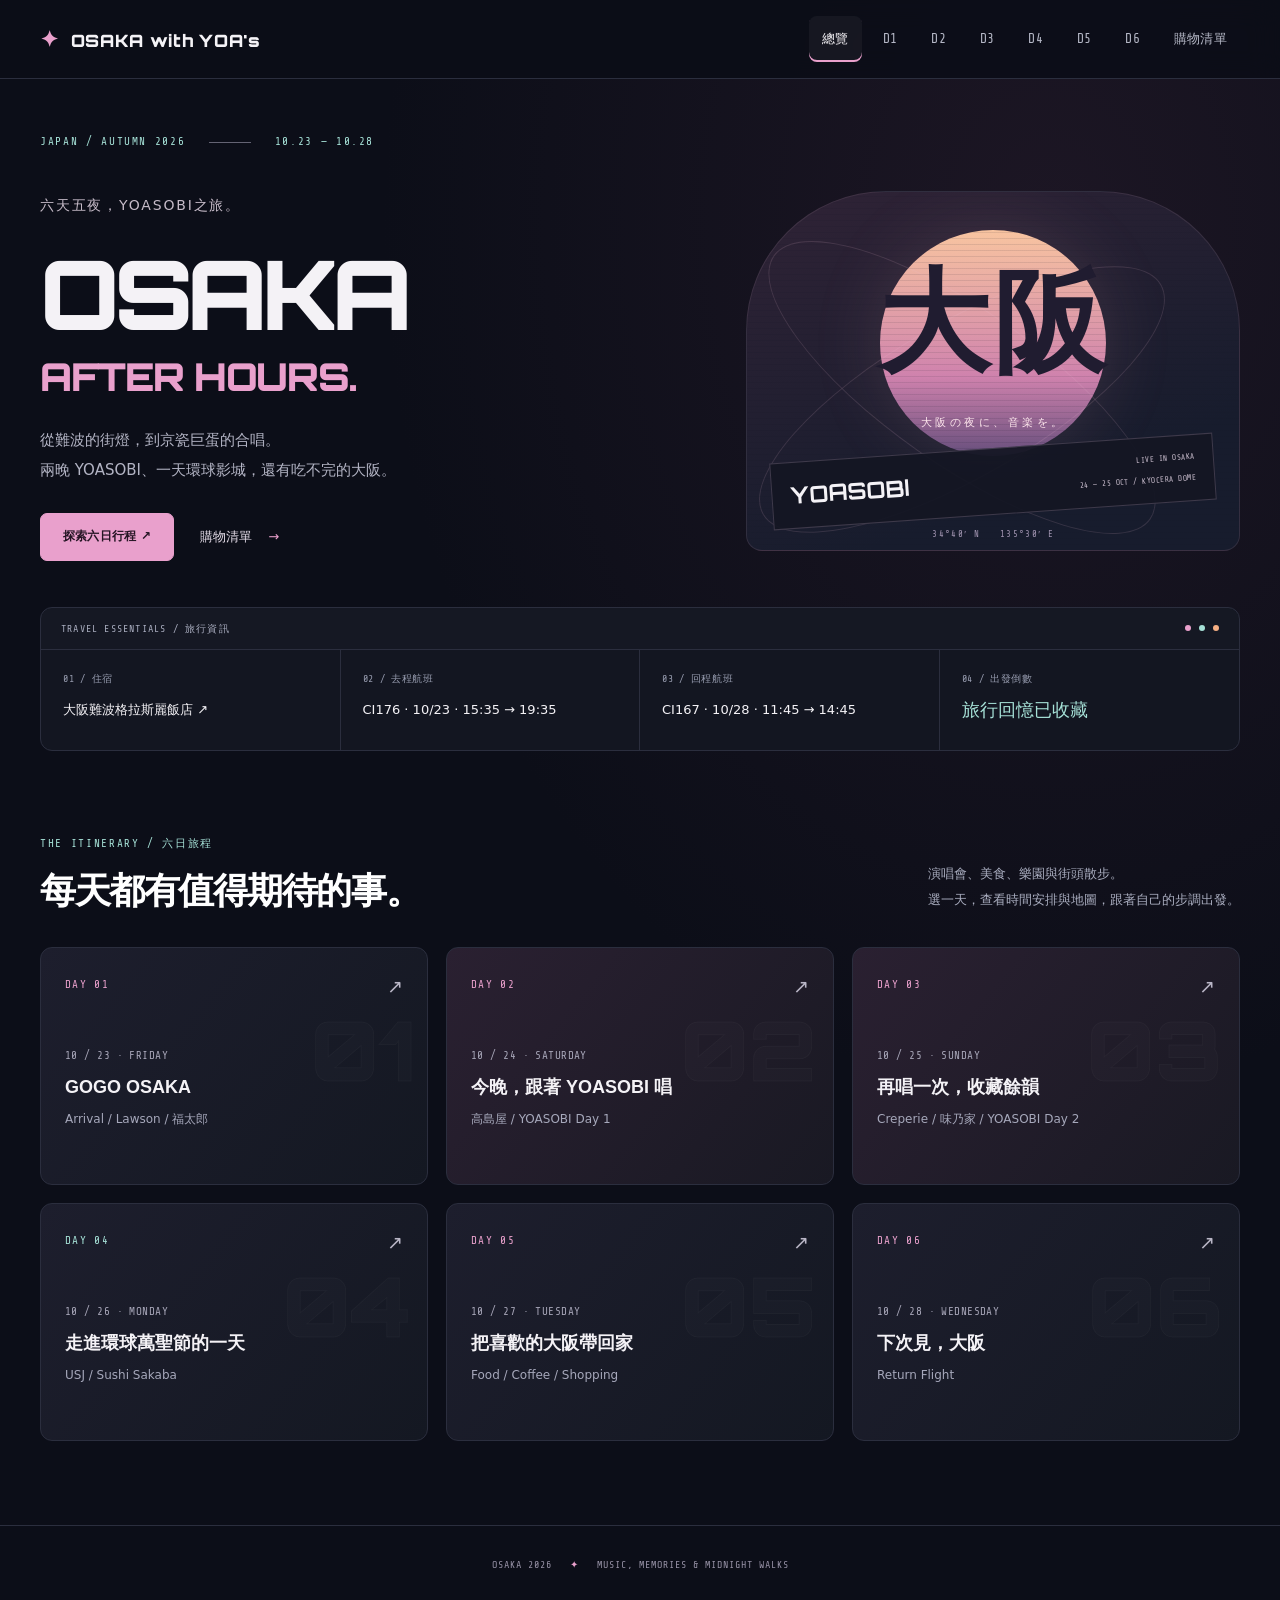
<file: index.html>
<!doctype html>
<html lang="zh-Hant">
<head>
<meta charset="utf-8"><meta name="viewport" content="width=device-width, initial-scale=1">
<meta name="theme-color" content="#090014">
<title>OSAKA 2026 // YOASOBI OUTRUN</title>
<link rel="preconnect" href="https://fonts.googleapis.com">
<link rel="preconnect" href="https://fonts.gstatic.com" crossorigin>
<link href="https://fonts.googleapis.com/css2?family=Orbitron:wght@400;500;700;900&family=Share+Tech+Mono&display=swap" rel="stylesheet">
<link rel="stylesheet" href="./assets/css/styles.css">
</head><body><div class="sun"></div><div class="grid-floor"></div><div class="scanlines"></div>
<a class="skip-link" href="#main-content">跳至主要內容</a><header class="site-header">
  <div class="wrap nav">
    <a class="brand" href="./index.html">OSAKA with YOA's</a>
    <nav class="navlinks" aria-label="主要導覽">
      <a href="./index.html">總覽</a>
      <a href="./days/day1.html">D1</a>
      <a href="./days/day2.html">D2</a>
      <a href="./days/day3.html">D3</a>
      <a href="./days/day4.html">D4</a>
      <a href="./days/day5.html">D5</a>
      <a href="./days/day6.html">D6</a>
      <a href="./shopping.html">購物清單</a>
    </nav>
  </div>
</header>
<main id="main-content">
<section class="hero">
  <div class="wrap">
    <div class="kicker">JAPAN / AUTUMN 2026 <span class="season-line"></span> 10.23 — 10.28</div>
    <div class="hero-layout"><div class="hero-copy"><p class="hero-eyebrow">六天五夜，YOASOBI之旅。</p><h1>OSAKA<span>AFTER HOURS.</span></h1><p class="hero-description">從難波的街燈，到京瓷巨蛋的合唱。<br>兩晚 YOASOBI、一天環球影城，還有吃不完的大阪。</p><div class="hero-actions"><a class="btn primary" href="#itinerary"><span>探索六日行程 ↗</span></a><a class="text-link" href="./shopping.html">購物清單 <span>→</span></a></div></div><div class="travel-art" aria-hidden="true"><div class="orbit orbit-one"></div><div class="orbit orbit-two"></div><div class="art-sun"></div><div class="art-word">大阪</div><div class="art-caption">大阪の夜に、音楽を。</div><div class="art-ticket"><span>LIVE IN OSAKA</span><strong>YOASOBI</strong><span>24 — 25 OCT / KYOCERA DOME</span></div><div class="art-coordinate">34°40′ N &nbsp; 135°30′ E</div></div></div>

    <div class="system-panel reveal">
      <div class="window-bar"><span>TRAVEL ESSENTIALS / 旅行資訊</span><div class="dots"><i class="dot m"></i><i class="dot c"></i><i class="dot o"></i></div></div>
      <div class="meta-grid">
        <div class="meta"><small>01 / 住宿</small><strong><a class="meta-link" href="https://www.google.com/maps/search/?api=1&amp;query=大阪難波格拉斯麗飯店" target="_blank" rel="noopener noreferrer">大阪難波格拉斯麗飯店 <span aria-hidden="true">↗</span></a></strong></div>
        <div class="meta"><small>02 / 去程航班</small><strong>CI176 · 10/23 · 15:35 → 19:35</strong></div>
        <div class="meta"><small>03 / 回程航班</small><strong>CI167 · 10/28 · 11:45 → 14:45</strong></div>
        <div class="meta"><small>04 / 出發倒數</small><strong data-trip-status>OSAKA 2026</strong></div>
      </div>
    </div>
  </div>
</section>

<section class="section" id="itinerary">
  <div class="wrap">
    <div class="section-head reveal">
      <div><div class="kicker">THE ITINERARY / 六日旅程</div><h2>每天都有<br>值得期待的事。</h2></div>
      <p>演唱會、美食、樂園與街頭散步。<br>選一天，查看時間安排與地圖，跟著自己的步調出發。</p>
    </div>
    <div class="day-grid">
<a class="day-card reveal" href="days/day1.html">
      <div class="card-top"><span class="day-label">DAY 01</span><span class="card-arrow">↗</span></div><div class="num">01</div><div class="card-date">10 / 23 · FRIDAY</div><h3>GOGO OSAKA</h3><p>Arrival / Lawson / 福太郎</p>
    </a><a class="day-card reveal" href="days/day2.html">
      <div class="card-top"><span class="day-label">DAY 02</span><span class="card-arrow">↗</span></div><div class="num">02</div><div class="card-date">10 / 24 · SATURDAY</div><h3>今晚，跟著 YOASOBI 唱</h3><p>高島屋 / YOASOBI Day 1</p>
    </a><a class="day-card reveal" href="days/day3.html">
      <div class="card-top"><span class="day-label">DAY 03</span><span class="card-arrow">↗</span></div><div class="num">03</div><div class="card-date">10 / 25 · SUNDAY</div><h3>再唱一次，收藏餘韻</h3><p>Creperie / 味乃家 / YOASOBI Day 2</p>
    </a><a class="day-card reveal" href="days/day4.html">
      <div class="card-top"><span class="day-label">DAY 04</span><span class="card-arrow">↗</span></div><div class="num">04</div><div class="card-date">10 / 26 · MONDAY</div><h3>走進環球萬聖節的一天</h3><p>USJ / Sushi Sakaba</p>
    </a><a class="day-card reveal" href="days/day5.html">
      <div class="card-top"><span class="day-label">DAY 05</span><span class="card-arrow">↗</span></div><div class="num">05</div><div class="card-date">10 / 27 · TUESDAY</div><h3>把喜歡的大阪帶回家</h3><p>Food / Coffee / Shopping</p>
    </a><a class="day-card reveal" href="days/day6.html">
      <div class="card-top"><span class="day-label">DAY 06</span><span class="card-arrow">↗</span></div><div class="num">06</div><div class="card-date">10 / 28 · WEDNESDAY</div><h3>下次見，大阪</h3><p>Return Flight</p>
    </a>
    </div>
  </div>
</section>
</main><footer><div class="wrap">OSAKA 2026 <span class="footer-dot">✦</span> MUSIC, MEMORIES & MIDNIGHT WALKS</div></footer>
<script src="./assets/js/main.js"></script></body></html>
</file>
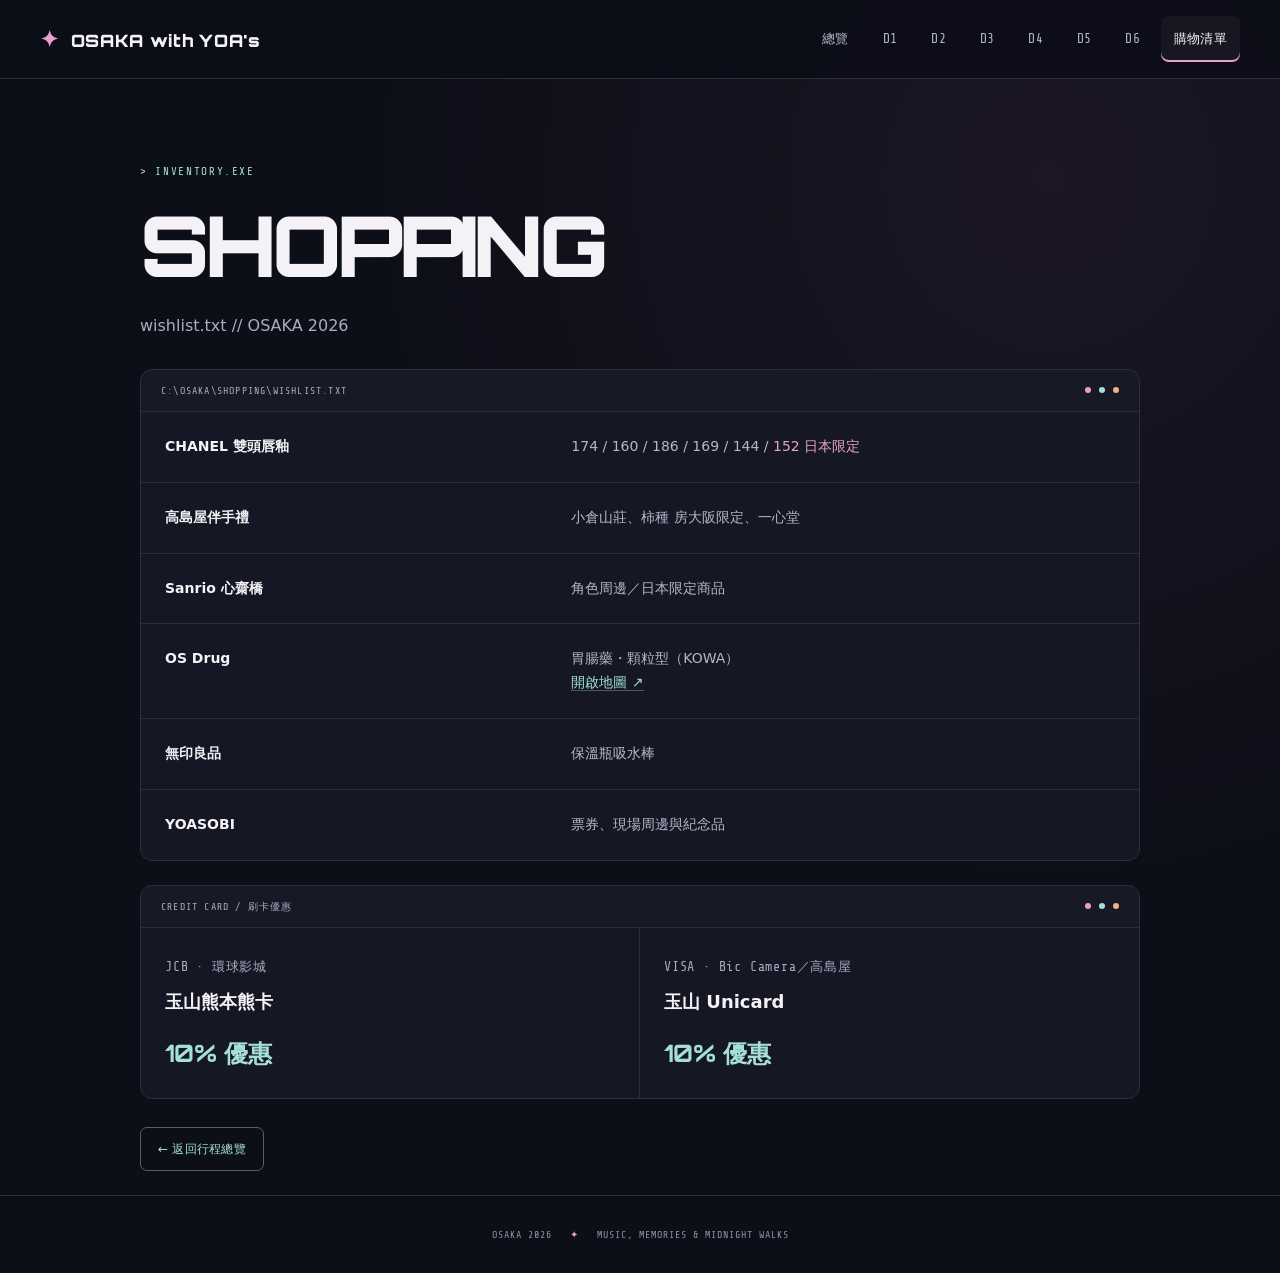
<file: shopping.html>
<!doctype html>
<html lang="zh-Hant">
<head>
<meta charset="utf-8"><meta name="viewport" content="width=device-width, initial-scale=1">
<meta name="theme-color" content="#090014">
<title>Shopping // Osaka 2026</title>
<link rel="preconnect" href="https://fonts.googleapis.com">
<link rel="preconnect" href="https://fonts.gstatic.com" crossorigin>
<link href="https://fonts.googleapis.com/css2?family=Orbitron:wght@400;500;700;900&family=Share+Tech+Mono&display=swap" rel="stylesheet">
<link rel="stylesheet" href="./assets/css/styles.css">
</head><body><div class="sun"></div><div class="grid-floor"></div><div class="scanlines"></div>
<a class="skip-link" href="#main-content">跳至主要內容</a><header class="site-header">
  <div class="wrap nav">
    <a class="brand" href="./index.html">OSAKA with YOA's</a>
    <nav class="navlinks" aria-label="主要導覽">
      <a href="./index.html">總覽</a>
      <a href="./days/day1.html">D1</a>
      <a href="./days/day2.html">D2</a>
      <a href="./days/day3.html">D3</a>
      <a href="./days/day4.html">D4</a>
      <a href="./days/day5.html">D5</a>
      <a href="./days/day6.html">D6</a>
      <a href="./shopping.html">購物清單</a>
    </nav>
  </div>
</header>
<main id="main-content" class="section"><div class="wrap">
  <div class="kicker">&gt; inventory.exe</div>
  <h1 class="page-title">SHOPPING</h1>
  <p class="lead">wishlist.txt // OSAKA 2026</p>
  <div class="shop-list reveal">
    <div class="window-bar"><span>C:\OSAKA\SHOPPING\wishlist.txt</span><div class="dots"><i class="dot m"></i><i class="dot c"></i><i class="dot o"></i></div></div>
    <div class="shop-row"><strong>CHANEL 雙頭唇釉</strong><span>174 / 160 / 186 / 169 / 144 / <em>152 日本限定</em></span></div>
    <div class="shop-row"><strong>高島屋伴手禮</strong><span>小倉山莊、柿種 房大阪限定、一心堂</span></div>
    <div class="shop-row"><strong>Sanrio 心齋橋</strong><span>角色周邊／日本限定商品</span></div>
    <div class="shop-row"><strong>OS Drug</strong><span>胃腸藥・顆粒型（KOWA）<br><a class="shop-link" href="https://www.google.com/maps/place/Os+Drug/@34.6661692,135.496489,16z/data=!3m2!4b1!5s0x6000e76ca95488ad:0x5aafd33e872e8af5!4m6!3m5!1s0x6000e76caeaa346b:0xeec3adb1fd1fbf93!8m2!3d34.6661649!4d135.5013599!16s%2Fg%2F11b8tbm7j9?authuser=1&amp;entry=ttu&amp;g_ep=EgoyMDI2MDkyMy4wIKXMDSoASAFQAw%3D%3D" target="_blank" rel="noopener noreferrer">開啟地圖 ↗</a></span></div>
    <div class="shop-row"><strong>無印良品</strong><span>保溫瓶吸水棒</span></div>
    <div class="shop-row"><strong>YOASOBI</strong><span>票券、現場周邊與紀念品</span></div>
  </div>
  <section class="card-benefits reveal" aria-labelledby="card-benefits-title">
    <div class="window-bar"><span id="card-benefits-title">CREDIT CARD / 刷卡優惠</span><div class="dots"><i class="dot m"></i><i class="dot c"></i><i class="dot o"></i></div></div>
    <div class="benefit-grid">
      <article class="benefit-card"><small>JCB · 環球影城</small><h2>玉山熊本熊卡</h2><strong>10% 優惠</strong></article>
      <article class="benefit-card"><small>VISA · Bic Camera／高島屋</small><h2>玉山 Unicard</h2><strong>10% 優惠</strong></article>
    </div>
  </section>
  <a class="btn back" href="index.html"><span>← 返回行程總覽</span></a>
</div></main>
<footer><div class="wrap">OSAKA 2026 <span class="footer-dot">✦</span> MUSIC, MEMORIES & MIDNIGHT WALKS</div></footer>
<script src="./assets/js/main.js"></script></body></html>
</file>
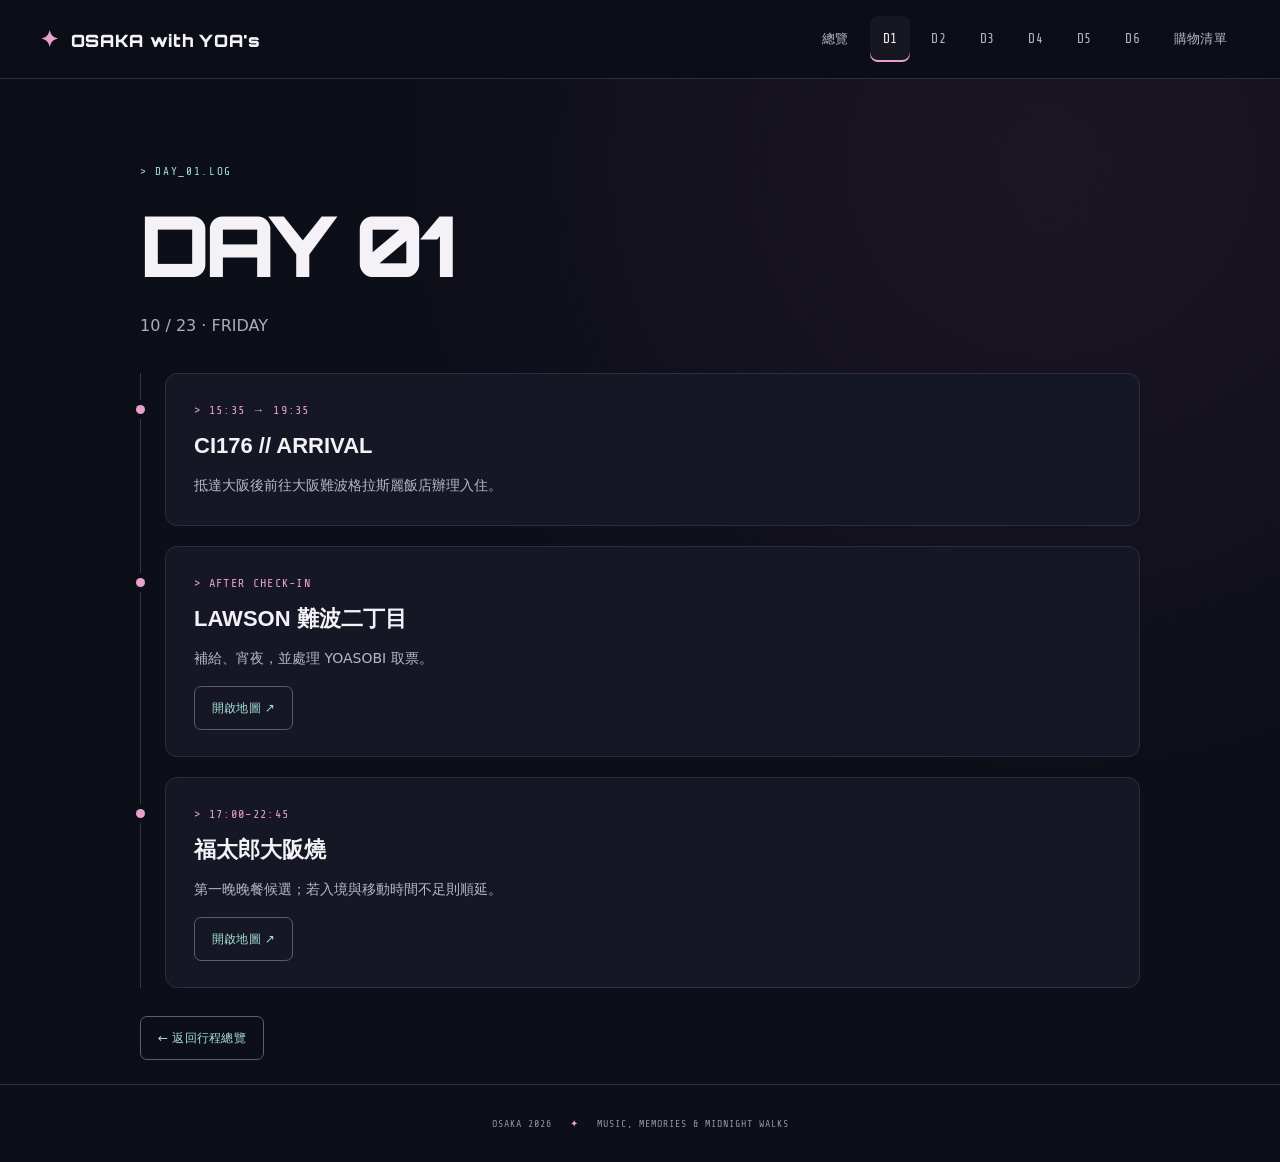
<file: days/day1.html>
<!doctype html>
<html lang="zh-Hant">
<head>
<meta charset="utf-8"><meta name="viewport" content="width=device-width, initial-scale=1">
<meta name="theme-color" content="#090014">
<title>Day 1 // Osaka 2026</title>
<link rel="preconnect" href="https://fonts.googleapis.com">
<link rel="preconnect" href="https://fonts.gstatic.com" crossorigin>
<link href="https://fonts.googleapis.com/css2?family=Orbitron:wght@400;500;700;900&family=Share+Tech+Mono&display=swap" rel="stylesheet">
<link rel="stylesheet" href="../assets/css/styles.css">
</head><body><div class="sun"></div><div class="grid-floor"></div><div class="scanlines"></div>
<a class="skip-link" href="#main-content">跳至主要內容</a><header class="site-header">
  <div class="wrap nav">
    <a class="brand" href="../index.html">OSAKA with YOA's</a>
    <nav class="navlinks" aria-label="主要導覽">
      <a href="../index.html">總覽</a>
      <a href="../days/day1.html">D1</a>
      <a href="../days/day2.html">D2</a>
      <a href="../days/day3.html">D3</a>
      <a href="../days/day4.html">D4</a>
      <a href="../days/day5.html">D5</a>
      <a href="../days/day6.html">D6</a>
      <a href="../shopping.html">購物清單</a>
    </nav>
  </div>
</header><main id="main-content" class="section"><div class="wrap">
      <div class="kicker">&gt; day_01.log</div>
      <h1 class="page-title">DAY 01</h1>
      <p class="lead">10 / 23 · FRIDAY</p><div class="event-list"><article class="event reveal"><div class="event-time">&gt; 15:35 → 19:35</div><h3>CI176 // ARRIVAL</h3><p>抵達大阪後前往大阪難波格拉斯麗飯店辦理入住。</p></article><article class="event reveal"><div class="event-time">&gt; After check-in</div><h3>LAWSON 難波二丁目</h3><p>補給、宵夜，並處理 YOASOBI 取票。</p><div class="actions"><a class="btn" href="https://www.google.com/maps/search/?api=1&query=Lawson%20難波二丁目%20大阪" target="_blank" rel="noopener"><span>開啟地圖 ↗</span></a></div></article><article class="event reveal"><div class="event-time">&gt; 17:00–22:45</div><h3>福太郎大阪燒</h3><p>第一晚晚餐候選；若入境與移動時間不足則順延。</p><div class="actions"><a class="btn" href="https://www.google.com/maps/search/?api=1&query=福太郎%20大阪燒%20難波" target="_blank" rel="noopener"><span>開啟地圖 ↗</span></a></div></article></div><a class="btn back" href="../index.html"><span>← 返回行程總覽</span></a></div></main><footer><div class="wrap">OSAKA 2026 <span class="footer-dot">✦</span> MUSIC, MEMORIES & MIDNIGHT WALKS</div></footer>
<script src="../assets/js/main.js"></script></body></html>
</file>
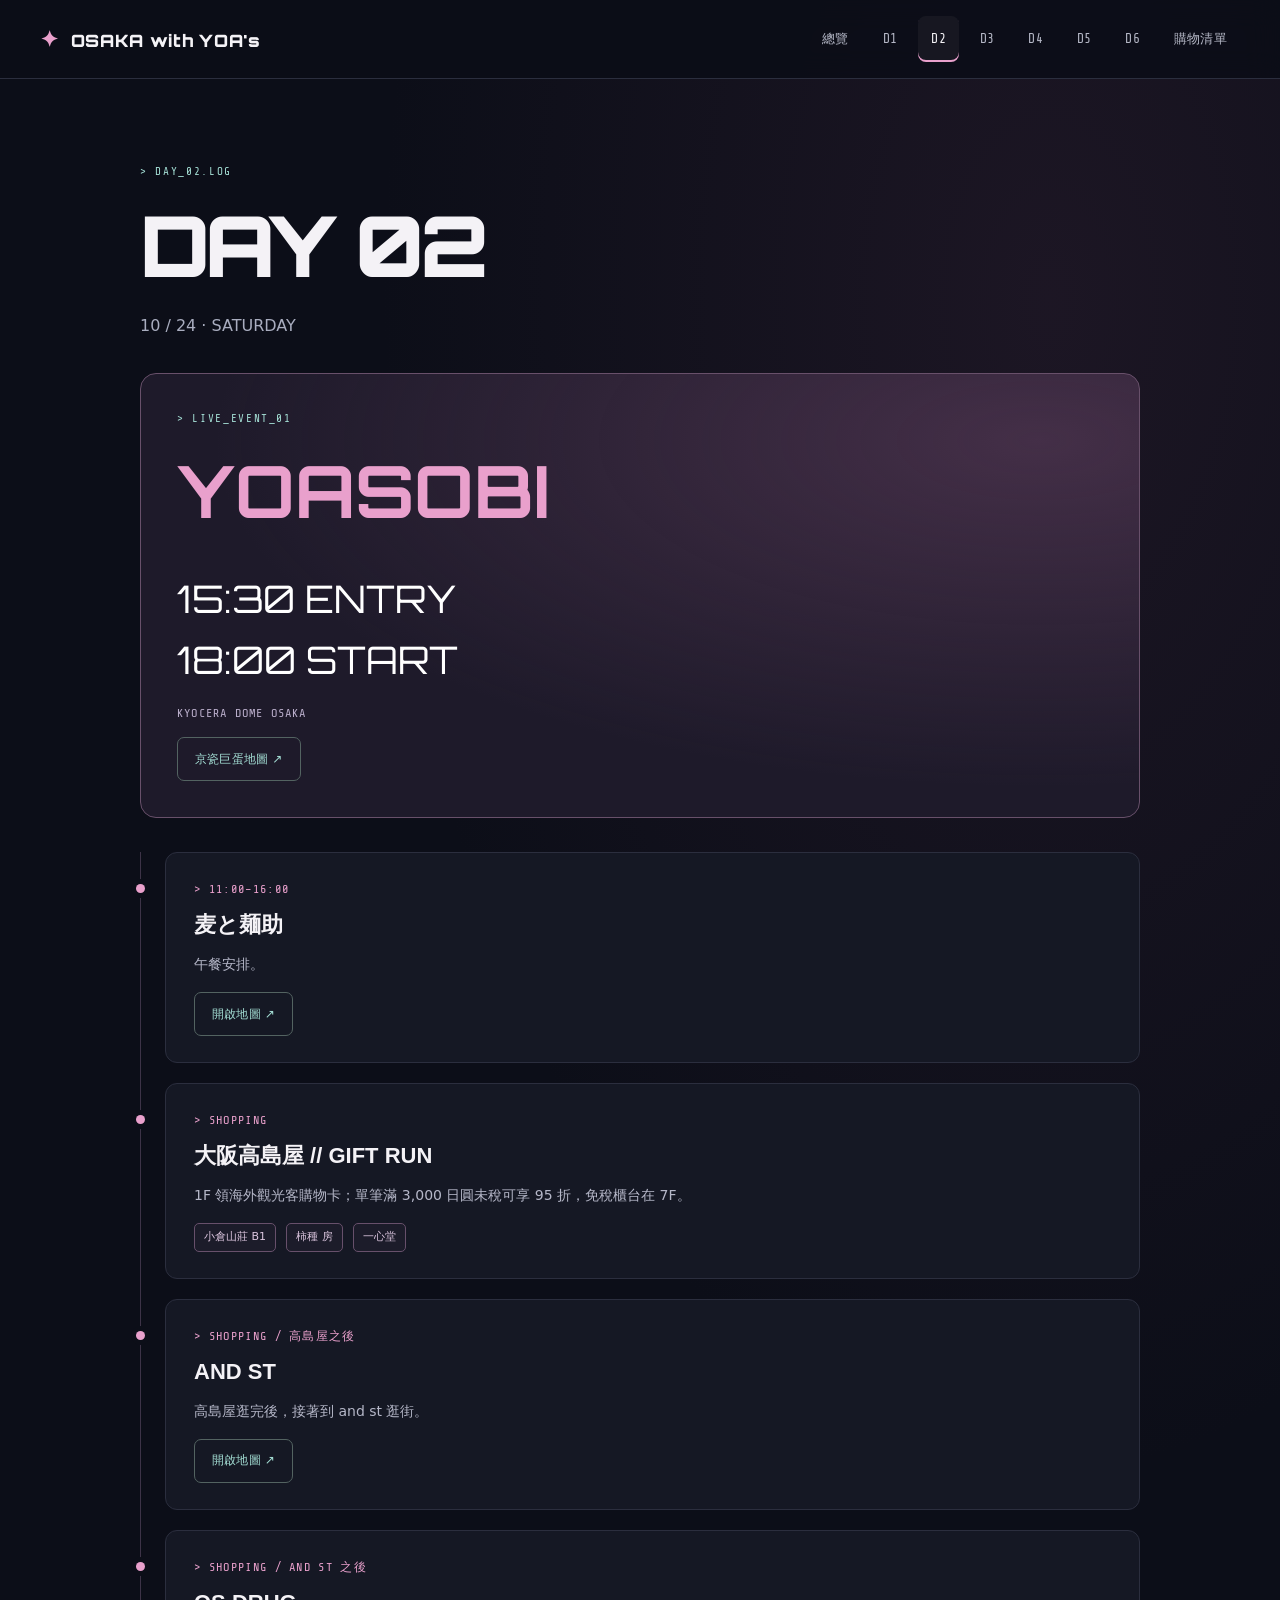
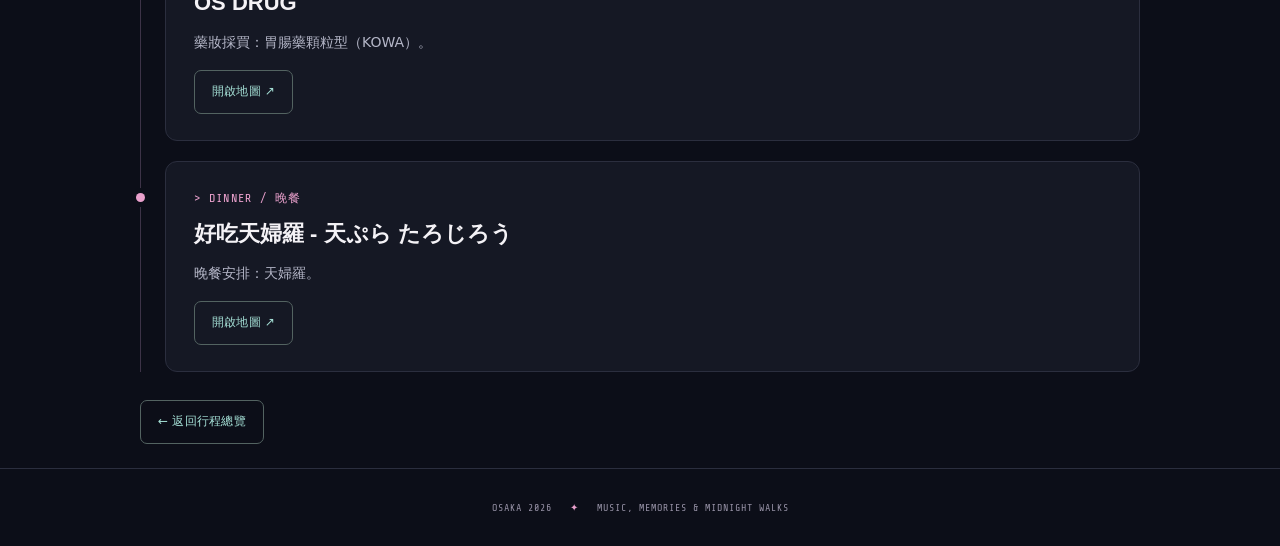
<file: days/day2.html>
<!doctype html>
<html lang="zh-Hant">
<head>
<meta charset="utf-8"><meta name="viewport" content="width=device-width, initial-scale=1">
<meta name="theme-color" content="#090014">
<title>Day 2 // Osaka 2026</title>
<link rel="preconnect" href="https://fonts.googleapis.com">
<link rel="preconnect" href="https://fonts.gstatic.com" crossorigin>
<link href="https://fonts.googleapis.com/css2?family=Orbitron:wght@400;500;700;900&family=Share+Tech+Mono&display=swap" rel="stylesheet">
<link rel="stylesheet" href="../assets/css/styles.css">
</head><body><div class="sun"></div><div class="grid-floor"></div><div class="scanlines"></div>
<a class="skip-link" href="#main-content">跳至主要內容</a><header class="site-header">
  <div class="wrap nav">
    <a class="brand" href="../index.html">OSAKA with YOA's</a>
    <nav class="navlinks" aria-label="主要導覽">
      <a href="../index.html">總覽</a>
      <a href="../days/day1.html">D1</a>
      <a href="../days/day2.html">D2</a>
      <a href="../days/day3.html">D3</a>
      <a href="../days/day4.html">D4</a>
      <a href="../days/day5.html">D5</a>
      <a href="../days/day6.html">D6</a>
      <a href="../shopping.html">購物清單</a>
    </nav>
  </div>
</header><main id="main-content" class="section"><div class="wrap">
      <div class="kicker">&gt; day_02.log</div>
      <h1 class="page-title">DAY 02</h1>
      <p class="lead">10 / 24 · SATURDAY</p><section class="feature reveal"><div class="prompt">&gt; live_event_01</div><h2>YOASOBI</h2><div class="big-time">15:30 ENTRY<br>18:00 START</div><p>KYOCERA DOME OSAKA</p><div class="actions"><a class="btn" href="https://www.google.com/maps/search/?api=1&query=京セラドーム大阪" target="_blank"><span>京瓷巨蛋地圖 ↗</span></a></div></section><div class="event-list"><article class="event reveal"><div class="event-time">&gt; 11:00–16:00</div><h3>麦と麺助</h3><p>午餐安排。</p><div class="actions"><a class="btn" href="https://www.google.com/maps/search/?api=1&query=麦と麺助%20大阪" target="_blank" rel="noopener"><span>開啟地圖 ↗</span></a></div></article><article class="event reveal"><div class="event-time">&gt; Shopping</div><h3>大阪高島屋 // GIFT RUN</h3><p>1F 領海外觀光客購物卡；單筆滿 3,000 日圓未稅可享 95 折，免稅櫃台在 7F。</p><div class="tags"><div class="tag"><span>小倉山莊 B1</span></div><div class="tag"><span>柿種 房</span></div><div class="tag"><span>一心堂</span></div></div></article><article class="event reveal"><div class="event-time">&gt; Shopping / 高島屋之後</div><h3>and st</h3><p>高島屋逛完後，接著到 and st 逛街。</p><div class="actions"><a class="btn" href="https://www.google.com/maps?cid=8586863361763172277" target="_blank" rel="noopener noreferrer"><span>開啟地圖 ↗</span></a></div></article><article class="event reveal"><div class="event-time">&gt; Shopping / and st 之後</div><h3>OS DRUG</h3><p>藥妝採買：胃腸藥顆粒型（KOWA）。</p><div class="actions"><a class="btn" href="https://maps.app.goo.gl/QR8BjKrdgznKmbCMA?g_st=ic" target="_blank" rel="noopener noreferrer"><span>開啟地圖 ↗</span></a></div></article><article class="event reveal"><div class="event-time">&gt; Dinner / 晚餐</div><h3>好吃天婦羅 - 天ぷら たろじろう</h3><p>晚餐安排：天婦羅。</p><div class="actions"><a class="btn" href="https://www.google.com/maps?cid=907054262902049026" target="_blank" rel="noopener noreferrer"><span>開啟地圖 ↗</span></a></div></article></div><a class="btn back" href="../index.html"><span>← 返回行程總覽</span></a></div></main><footer><div class="wrap">OSAKA 2026 <span class="footer-dot">✦</span> MUSIC, MEMORIES & MIDNIGHT WALKS</div></footer>
<script src="../assets/js/main.js"></script></body></html>
</file>
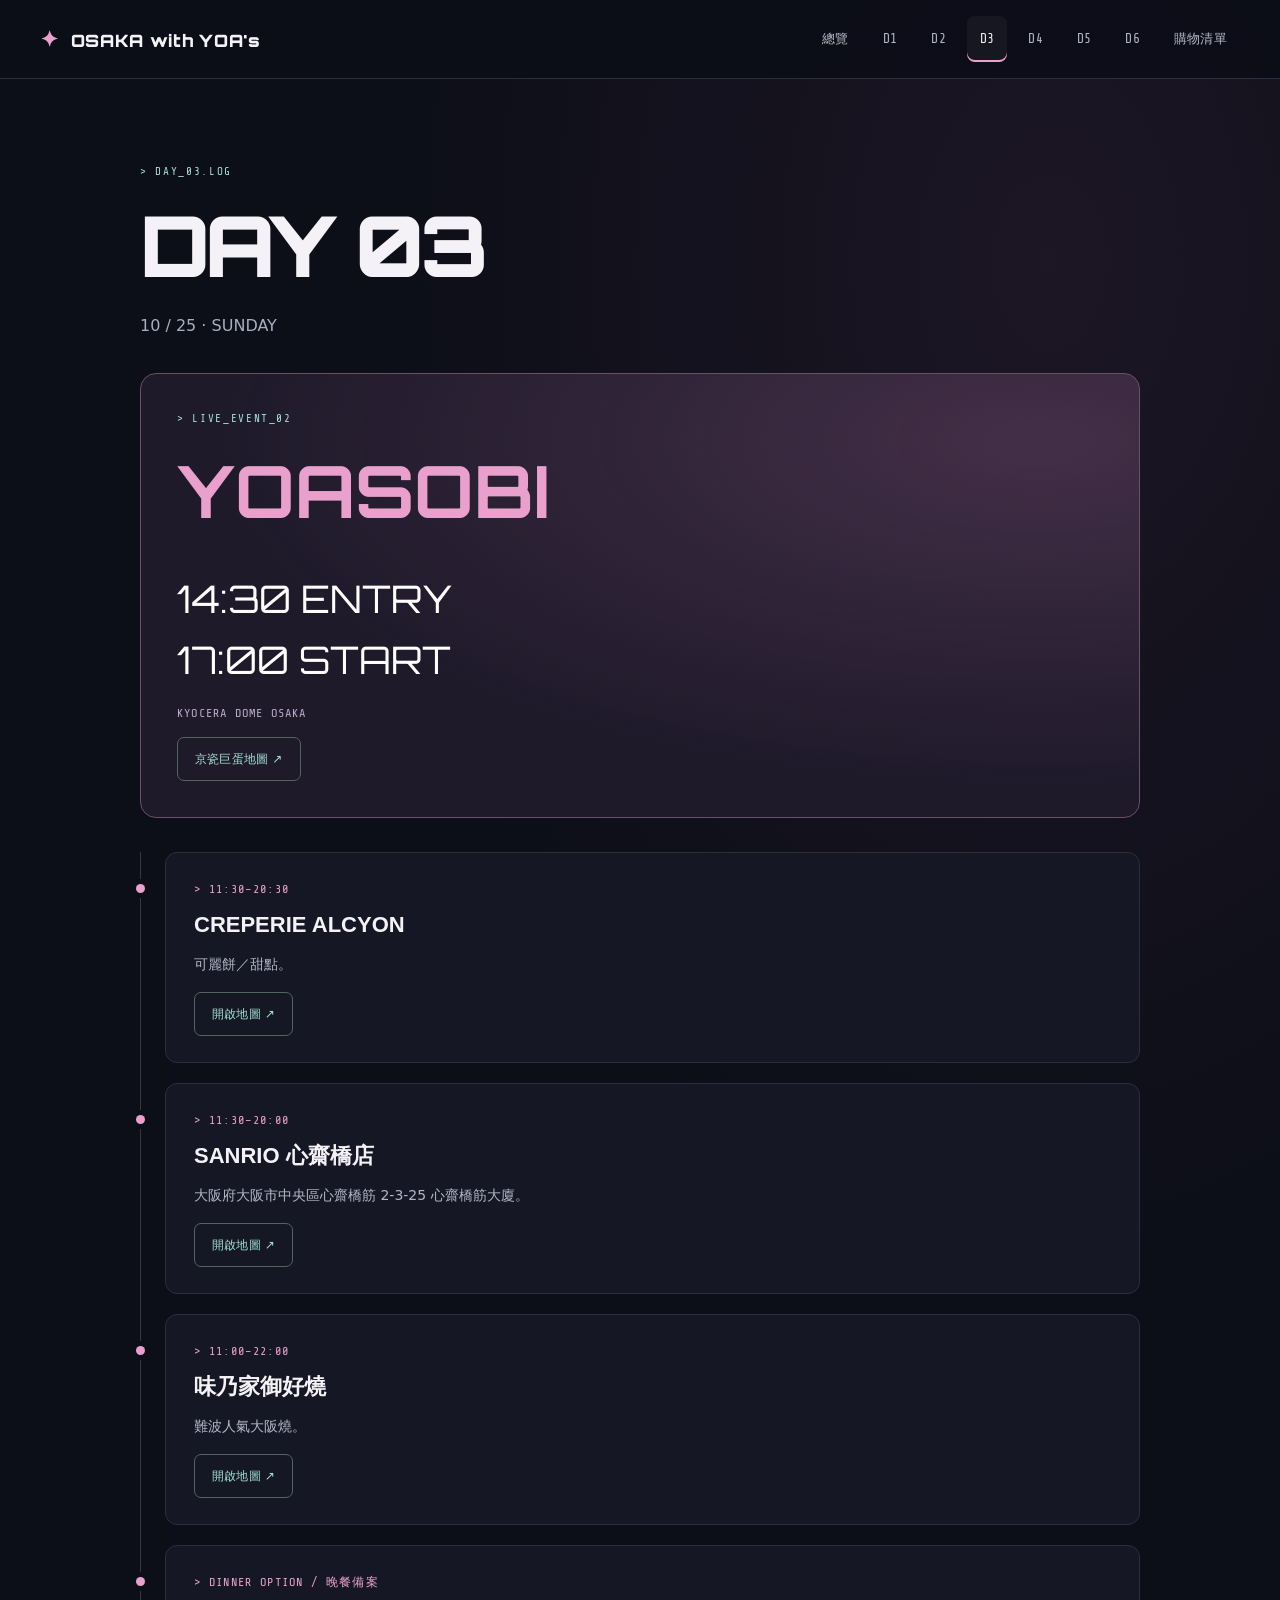
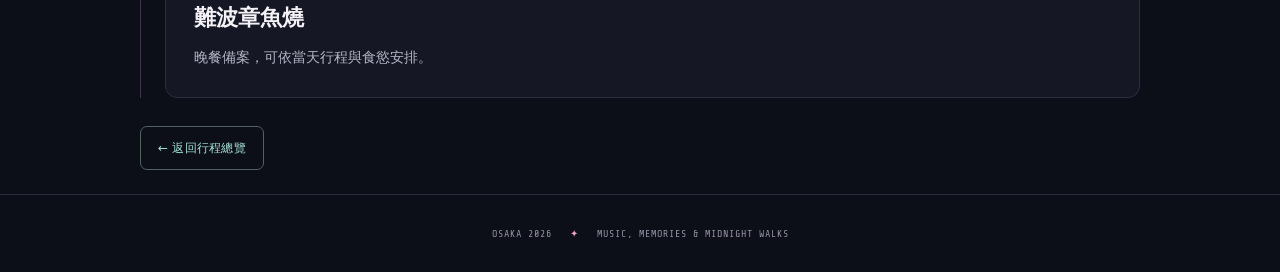
<file: days/day3.html>
<!doctype html>
<html lang="zh-Hant">
<head>
<meta charset="utf-8"><meta name="viewport" content="width=device-width, initial-scale=1">
<meta name="theme-color" content="#090014">
<title>Day 3 // Osaka 2026</title>
<link rel="preconnect" href="https://fonts.googleapis.com">
<link rel="preconnect" href="https://fonts.gstatic.com" crossorigin>
<link href="https://fonts.googleapis.com/css2?family=Orbitron:wght@400;500;700;900&family=Share+Tech+Mono&display=swap" rel="stylesheet">
<link rel="stylesheet" href="../assets/css/styles.css">
</head><body><div class="sun"></div><div class="grid-floor"></div><div class="scanlines"></div>
<a class="skip-link" href="#main-content">跳至主要內容</a><header class="site-header">
  <div class="wrap nav">
    <a class="brand" href="../index.html">OSAKA with YOA's</a>
    <nav class="navlinks" aria-label="主要導覽">
      <a href="../index.html">總覽</a>
      <a href="../days/day1.html">D1</a>
      <a href="../days/day2.html">D2</a>
      <a href="../days/day3.html">D3</a>
      <a href="../days/day4.html">D4</a>
      <a href="../days/day5.html">D5</a>
      <a href="../days/day6.html">D6</a>
      <a href="../shopping.html">購物清單</a>
    </nav>
  </div>
</header><main id="main-content" class="section"><div class="wrap">
      <div class="kicker">&gt; day_03.log</div>
      <h1 class="page-title">DAY 03</h1>
      <p class="lead">10 / 25 · SUNDAY</p><section class="feature reveal"><div class="prompt">&gt; live_event_02</div><h2>YOASOBI</h2><div class="big-time">14:30 ENTRY<br>17:00 START</div><p>KYOCERA DOME OSAKA</p><div class="actions"><a class="btn" href="https://www.google.com/maps/search/?api=1&query=京セラドーム大阪" target="_blank"><span>京瓷巨蛋地圖 ↗</span></a></div></section><div class="event-list"><article class="event reveal"><div class="event-time">&gt; 11:30–20:30</div><h3>CREPERIE ALCYON</h3><p>可麗餅／甜點。</p><div class="actions"><a class="btn" href="https://www.google.com/maps?cid=4819490743023198706" target="_blank" rel="noopener"><span>開啟地圖 ↗</span></a></div></article><article class="event reveal"><div class="event-time">&gt; 11:30–20:00</div><h3>SANRIO 心齋橋店</h3><p>大阪府大阪市中央區心齋橋筋 2-3-25 心齋橋筋大廈。</p><div class="actions"><a class="btn" href="https://www.google.com/maps/search/?api=1&query=Sanrio%20心斎橋店%20大阪市中央区心斎橋筋2-3-25" target="_blank" rel="noopener noreferrer"><span>開啟地圖 ↗</span></a></div></article><article class="event reveal"><div class="event-time">&gt; 11:00–22:00</div><h3>味乃家御好燒</h3><p>難波人氣大阪燒。</p><div class="actions"><a class="btn" href="https://maps.google.com/?cid=13558371125293422542" target="_blank" rel="noopener"><span>開啟地圖 ↗</span></a></div></article><article class="event reveal"><div class="event-time">&gt; Dinner option / 晚餐備案</div><h3>難波章魚燒</h3><p>晚餐備案，可依當天行程與食慾安排。</p></article></div><a class="btn back" href="../index.html"><span>← 返回行程總覽</span></a></div></main><footer><div class="wrap">OSAKA 2026 <span class="footer-dot">✦</span> MUSIC, MEMORIES & MIDNIGHT WALKS</div></footer>
<script src="../assets/js/main.js"></script></body></html>
</file>
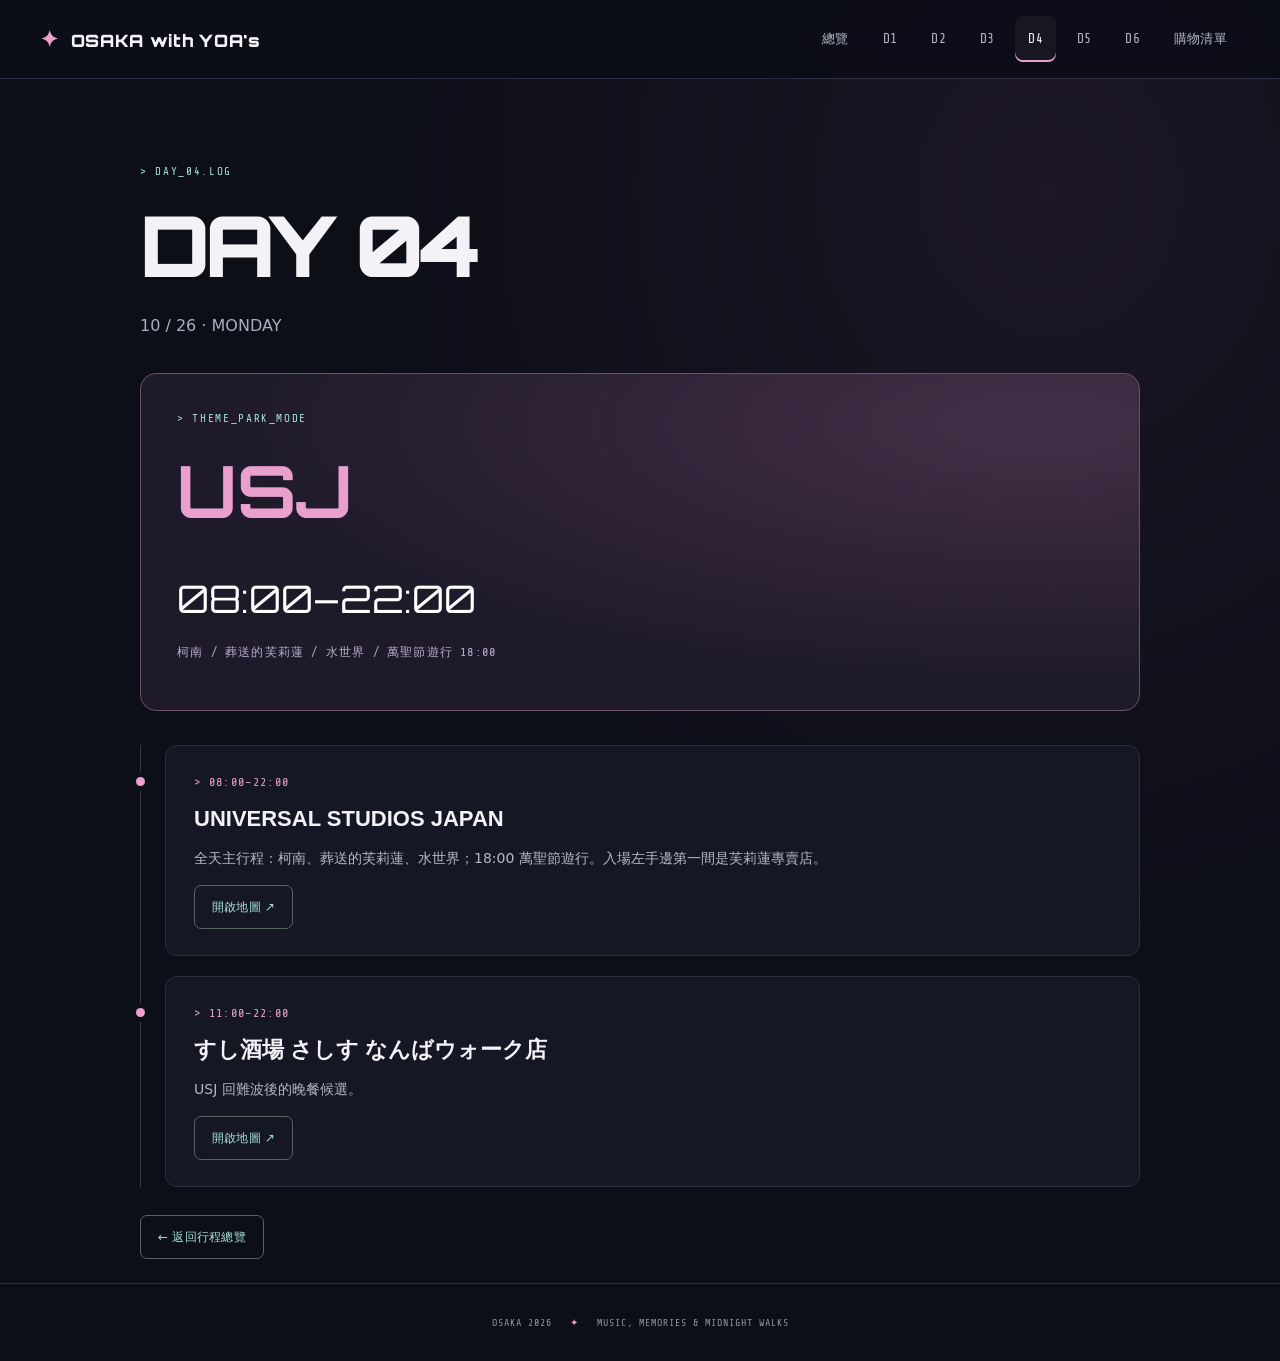
<file: days/day4.html>
<!doctype html>
<html lang="zh-Hant">
<head>
<meta charset="utf-8"><meta name="viewport" content="width=device-width, initial-scale=1">
<meta name="theme-color" content="#090014">
<title>Day 4 // Osaka 2026</title>
<link rel="preconnect" href="https://fonts.googleapis.com">
<link rel="preconnect" href="https://fonts.gstatic.com" crossorigin>
<link href="https://fonts.googleapis.com/css2?family=Orbitron:wght@400;500;700;900&family=Share+Tech+Mono&display=swap" rel="stylesheet">
<link rel="stylesheet" href="../assets/css/styles.css">
</head><body><div class="sun"></div><div class="grid-floor"></div><div class="scanlines"></div>
<a class="skip-link" href="#main-content">跳至主要內容</a><header class="site-header">
  <div class="wrap nav">
    <a class="brand" href="../index.html">OSAKA with YOA's</a>
    <nav class="navlinks" aria-label="主要導覽">
      <a href="../index.html">總覽</a>
      <a href="../days/day1.html">D1</a>
      <a href="../days/day2.html">D2</a>
      <a href="../days/day3.html">D3</a>
      <a href="../days/day4.html">D4</a>
      <a href="../days/day5.html">D5</a>
      <a href="../days/day6.html">D6</a>
      <a href="../shopping.html">購物清單</a>
    </nav>
  </div>
</header><main id="main-content" class="section"><div class="wrap">
      <div class="kicker">&gt; day_04.log</div>
      <h1 class="page-title">DAY 04</h1>
      <p class="lead">10 / 26 · MONDAY</p><section class="feature reveal"><div class="prompt">&gt; theme_park_mode</div><h2>USJ</h2><div class="big-time">08:00–22:00</div><p>柯南 / 葬送的芙莉蓮 / 水世界 / 萬聖節遊行 18:00</p></section><div class="event-list"><article class="event reveal"><div class="event-time">&gt; 08:00–22:00</div><h3>UNIVERSAL STUDIOS JAPAN</h3><p>全天主行程：柯南、葬送的芙莉蓮、水世界；18:00 萬聖節遊行。入場左手邊第一間是芙莉蓮專賣店。</p><div class="actions"><a class="btn" href="https://www.google.com/maps?cid=3892796888607511210" target="_blank" rel="noopener"><span>開啟地圖 ↗</span></a></div></article><article class="event reveal"><div class="event-time">&gt; 11:00–22:00</div><h3>すし酒場 さしす なんばウォーク店</h3><p>USJ 回難波後的晚餐候選。</p><div class="actions"><a class="btn" href="https://www.google.com/maps/place/Sushi+Sakaba+Sashisu/@34.6669629,135.5051421,17z/" target="_blank" rel="noopener"><span>開啟地圖 ↗</span></a></div></article></div><a class="btn back" href="../index.html"><span>← 返回行程總覽</span></a></div></main><footer><div class="wrap">OSAKA 2026 <span class="footer-dot">✦</span> MUSIC, MEMORIES & MIDNIGHT WALKS</div></footer>
<script src="../assets/js/main.js"></script></body></html>
</file>
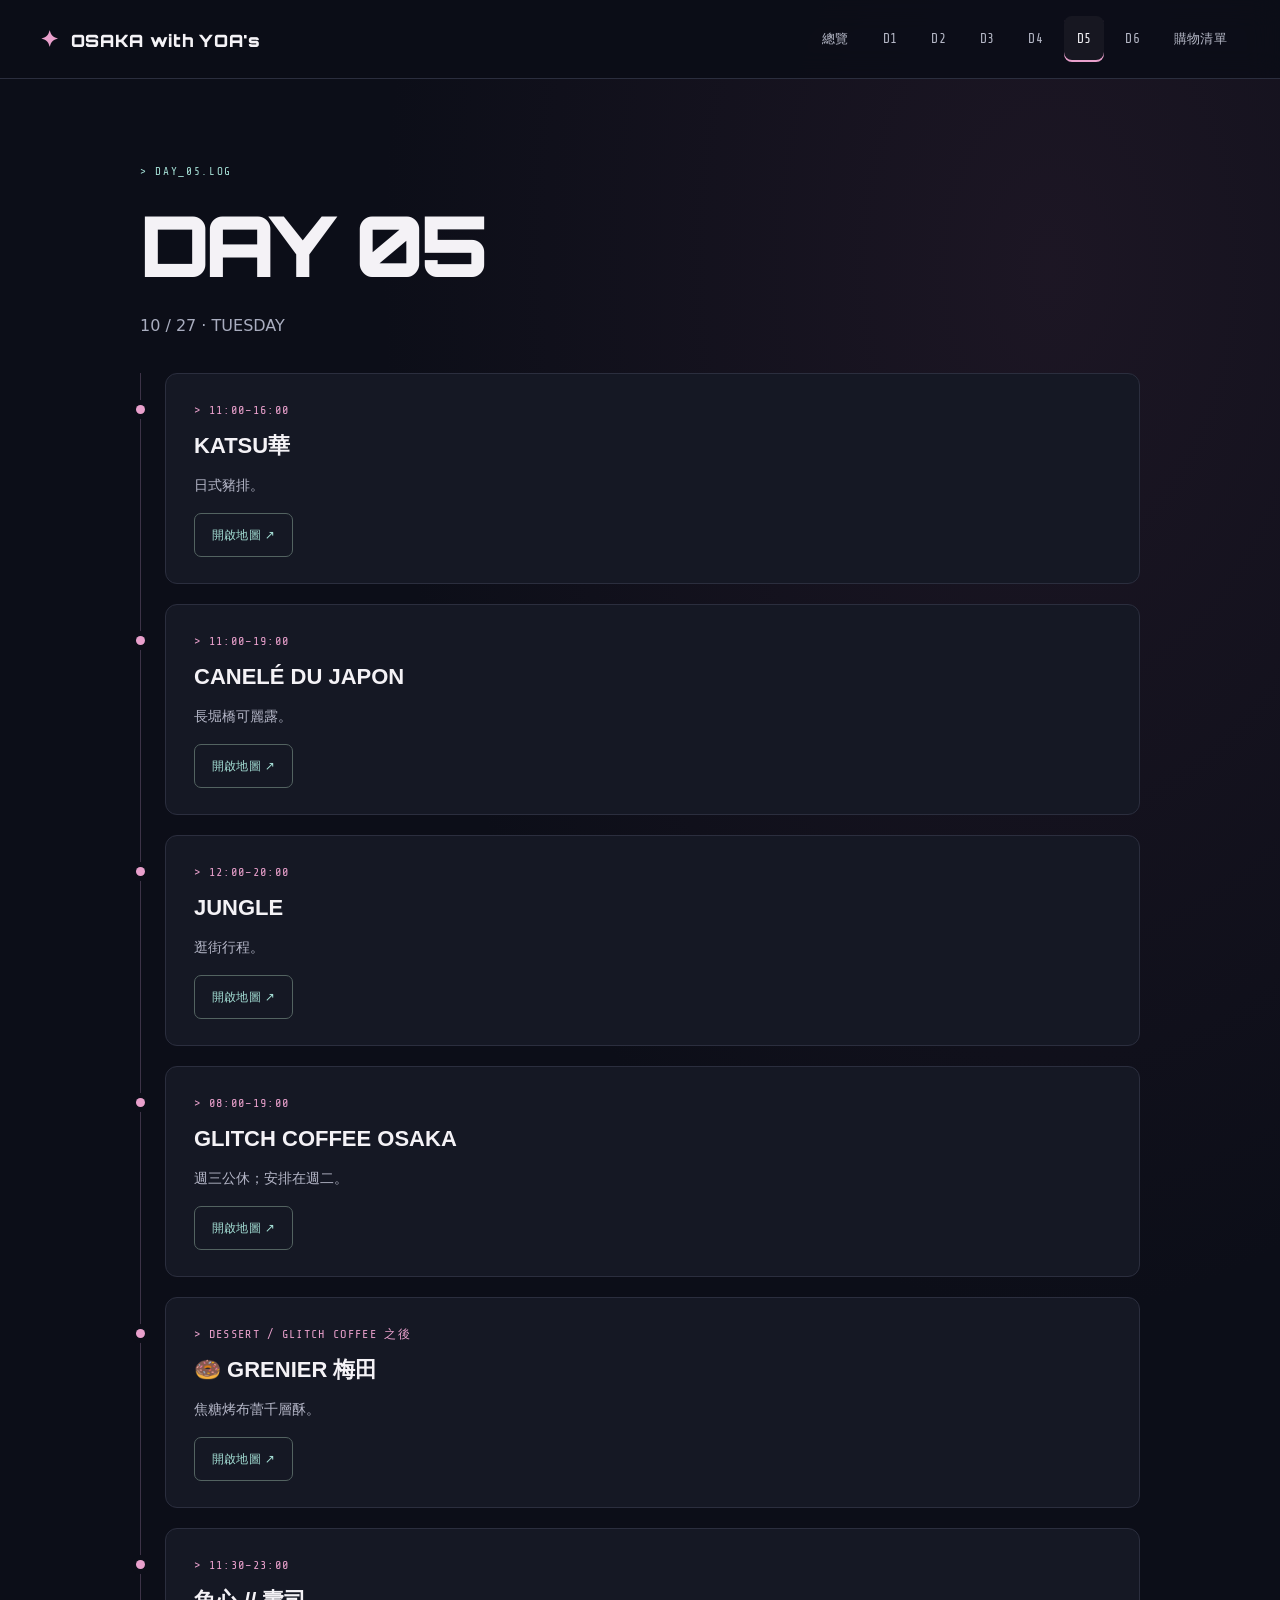
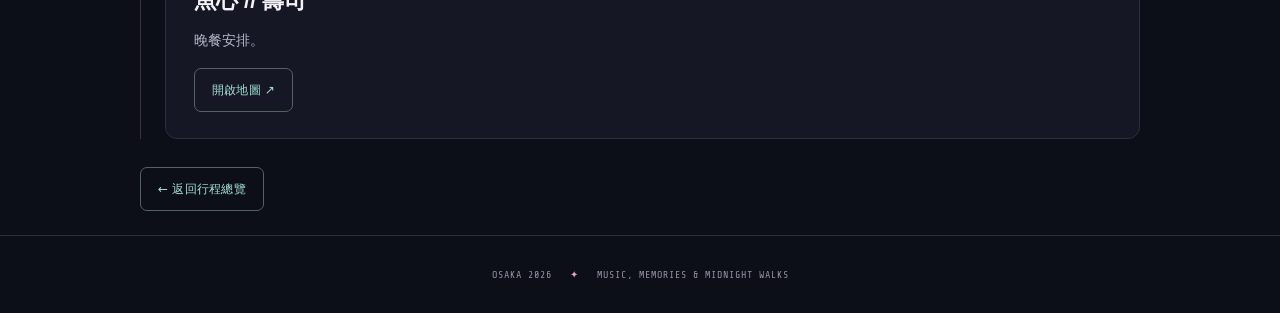
<file: days/day5.html>
<!doctype html>
<html lang="zh-Hant">
<head>
<meta charset="utf-8"><meta name="viewport" content="width=device-width, initial-scale=1">
<meta name="theme-color" content="#090014">
<title>Day 5 // Osaka 2026</title>
<link rel="preconnect" href="https://fonts.googleapis.com">
<link rel="preconnect" href="https://fonts.gstatic.com" crossorigin>
<link href="https://fonts.googleapis.com/css2?family=Orbitron:wght@400;500;700;900&family=Share+Tech+Mono&display=swap" rel="stylesheet">
<link rel="stylesheet" href="../assets/css/styles.css">
</head><body><div class="sun"></div><div class="grid-floor"></div><div class="scanlines"></div>
<a class="skip-link" href="#main-content">跳至主要內容</a><header class="site-header">
  <div class="wrap nav">
    <a class="brand" href="../index.html">OSAKA with YOA's</a>
    <nav class="navlinks" aria-label="主要導覽">
      <a href="../index.html">總覽</a>
      <a href="../days/day1.html">D1</a>
      <a href="../days/day2.html">D2</a>
      <a href="../days/day3.html">D3</a>
      <a href="../days/day4.html">D4</a>
      <a href="../days/day5.html">D5</a>
      <a href="../days/day6.html">D6</a>
      <a href="../shopping.html">購物清單</a>
    </nav>
  </div>
</header><main id="main-content" class="section"><div class="wrap">
      <div class="kicker">&gt; day_05.log</div>
      <h1 class="page-title">DAY 05</h1>
      <p class="lead">10 / 27 · TUESDAY</p><div class="event-list"><article class="event reveal"><div class="event-time">&gt; 11:00–16:00</div><h3>KATSU華</h3><p>日式豬排。</p><div class="actions"><a class="btn" href="https://www.google.com/maps?cid=3852250637071551856" target="_blank" rel="noopener"><span>開啟地圖 ↗</span></a></div></article><article class="event reveal"><div class="event-time">&gt; 11:00–19:00</div><h3>CANELÉ DU JAPON</h3><p>長堀橋可麗露。</p><div class="actions"><a class="btn" href="https://www.google.com/maps?cid=7126100332488944187" target="_blank" rel="noopener"><span>開啟地圖 ↗</span></a></div></article><article class="event reveal"><div class="event-time">&gt; 12:00–20:00</div><h3>JUNGLE</h3><p>逛街行程。</p><div class="actions"><a class="btn" href="https://www.google.com/maps?cid=1379211912882907393" target="_blank" rel="noopener"><span>開啟地圖 ↗</span></a></div></article><article class="event reveal"><div class="event-time">&gt; 08:00–19:00</div><h3>GLITCH COFFEE OSAKA</h3><p>週三公休；安排在週二。</p><div class="actions"><a class="btn" href="https://maps.google.com/?cid=6806706993377406620" target="_blank" rel="noopener"><span>開啟地圖 ↗</span></a></div></article><article class="event reveal"><div class="event-time">&gt; Dessert / GLITCH COFFEE 之後</div><h3>🍩 Grenier 梅田</h3><p>焦糖烤布蕾千層酥。</p><div class="actions"><a class="btn" href="https://maps.app.goo.gl/kC7W4yhdotN22Gzx9?g_st=ic" target="_blank" rel="noopener noreferrer"><span>開啟地圖 ↗</span></a></div></article><article class="event reveal"><div class="event-time">&gt; 11:30–23:00</div><h3>魚心 // 壽司</h3><p>晚餐安排。</p><div class="actions"><a class="btn" href="https://www.google.com/maps/place/%E9%AD%9A%E5%BF%83/@34.6680994,135.503607,17z/data=!3m1!4b1!4m6!3m5!1s0x6000e714da70c435:0x24663e26c5cc5747!8m2!3d34.6680994!4d135.503607!16s%2Fg%2F11fk41wlr5!18m1!1e1?entry=ttu&amp;g_ep=EgoyMDI2MTAwNy4wIKXMDSoASAFQAw%3D%3D" target="_blank" rel="noopener noreferrer"><span>開啟地圖 ↗</span></a></div></article></div><a class="btn back" href="../index.html"><span>← 返回行程總覽</span></a></div></main><footer><div class="wrap">OSAKA 2026 <span class="footer-dot">✦</span> MUSIC, MEMORIES & MIDNIGHT WALKS</div></footer>
<script src="../assets/js/main.js"></script></body></html>
</file>
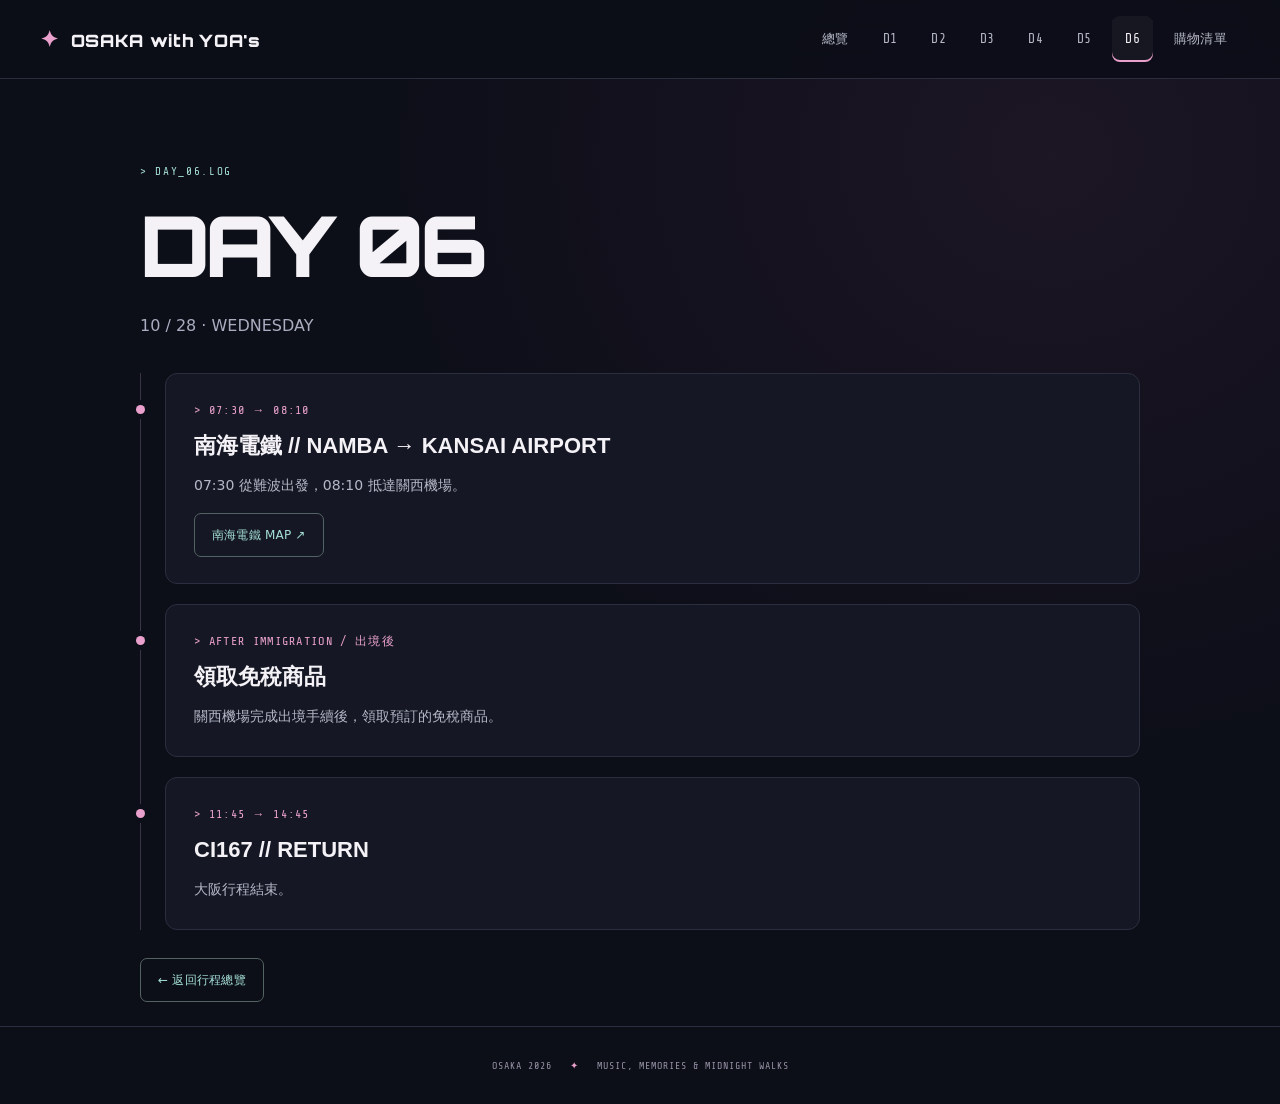
<file: days/day6.html>
<!doctype html>
<html lang="zh-Hant">
<head>
<meta charset="utf-8"><meta name="viewport" content="width=device-width, initial-scale=1">
<meta name="theme-color" content="#090014">
<title>Day 6 // Osaka 2026</title>
<link rel="preconnect" href="https://fonts.googleapis.com">
<link rel="preconnect" href="https://fonts.gstatic.com" crossorigin>
<link href="https://fonts.googleapis.com/css2?family=Orbitron:wght@400;500;700;900&family=Share+Tech+Mono&display=swap" rel="stylesheet">
<link rel="stylesheet" href="../assets/css/styles.css">
</head><body><div class="sun"></div><div class="grid-floor"></div><div class="scanlines"></div>
<a class="skip-link" href="#main-content">跳至主要內容</a><header class="site-header">
  <div class="wrap nav">
    <a class="brand" href="../index.html">OSAKA with YOA's</a>
    <nav class="navlinks" aria-label="主要導覽">
      <a href="../index.html">總覽</a>
      <a href="../days/day1.html">D1</a>
      <a href="../days/day2.html">D2</a>
      <a href="../days/day3.html">D3</a>
      <a href="../days/day4.html">D4</a>
      <a href="../days/day5.html">D5</a>
      <a href="../days/day6.html">D6</a>
      <a href="../shopping.html">購物清單</a>
    </nav>
  </div>
</header><main id="main-content" class="section"><div class="wrap">
      <div class="kicker">&gt; day_06.log</div>
      <h1 class="page-title">DAY 06</h1>
      <p class="lead">10 / 28 · WEDNESDAY</p><div class="event-list"><article class="event reveal"><div class="event-time">&gt; 07:30 → 08:10</div><h3>南海電鐵 // NAMBA → KANSAI AIRPORT</h3><p>07:30 從難波出發，08:10 抵達關西機場。</p><div class="actions"><a class="btn" href="https://www.google.com/maps/dir/?api=1&amp;origin=南海難波駅&amp;destination=関西国際空港&amp;travelmode=transit" target="_blank" rel="noopener noreferrer"><span>南海電鐵 MAP ↗</span></a></div></article><article class="event reveal"><div class="event-time">&gt; After immigration / 出境後</div><h3>領取免稅商品</h3><p>關西機場完成出境手續後，領取預訂的免稅商品。</p></article><article class="event reveal"><div class="event-time">&gt; 11:45 → 14:45</div><h3>CI167 // RETURN</h3><p>大阪行程結束。</p></article></div><a class="btn back" href="../index.html"><span>← 返回行程總覽</span></a></div></main><footer><div class="wrap">OSAKA 2026 <span class="footer-dot">✦</span> MUSIC, MEMORIES & MIDNIGHT WALKS</div></footer>
<script src="../assets/js/main.js"></script></body></html>
</file>
<file: assets/css/styles.css>
:root{
  --void:#090014;
  --fg:#E0E0E0;
  --panel:rgba(26,16,60,.82);
  --panel-solid:#1a103c;
  --magenta:#FF00FF;
  --cyan:#00FFFF;
  --orange:#FF9900;
  --border:#2D1B4E;
  --muted:#9d93b5;
  --heading:"Orbitron",sans-serif;
  --mono:"Share Tech Mono",monospace;
  --container:1180px;
  --section:clamp(72px,9vw,124px);
}
*{box-sizing:border-box}
html{scroll-behavior:smooth}
body{
  margin:0;background:var(--void);color:var(--fg);font-family:var(--mono);
  line-height:1.65;overflow-x:hidden;
}
a{color:inherit}
.wrap{width:min(var(--container),calc(100% - 28px));margin:auto;position:relative;z-index:2}
.scanlines{
  position:fixed;inset:0;z-index:80;pointer-events:none;
  background:linear-gradient(rgba(18,16,20,0) 50%,rgba(0,0,0,.24) 50%),
             linear-gradient(90deg,rgba(255,0,0,.025),rgba(0,255,0,.01),rgba(0,0,255,.025));
  background-size:100% 4px,5px 100%;mix-blend-mode:screen;opacity:.48;
}
.sun{
  position:fixed;width:min(60vw,680px);aspect-ratio:1;border-radius:50%;
  left:50%;top:5vh;transform:translateX(-50%);
  background:linear-gradient(to bottom,var(--orange),var(--magenta));
  filter:blur(110px);opacity:.18;z-index:-2;pointer-events:none;
}
.grid-floor{
  position:fixed;left:-35vw;right:-35vw;bottom:-25vh;height:68vh;z-index:-1;pointer-events:none;
  background-image:linear-gradient(transparent 95%,rgba(255,0,255,.72) 95%),
                   linear-gradient(90deg,transparent 95%,rgba(0,255,255,.50) 95%);
  background-size:42px 42px;transform:perspective(500px) rotateX(62deg) scale(1.6);
  transform-origin:bottom center;mask-image:linear-gradient(to bottom,transparent,black 25%,black);opacity:.40;
}
.site-header{
  position:sticky;top:0;z-index:50;background:rgba(9,0,20,.88);
  border-bottom:1px solid rgba(0,255,255,.35);backdrop-filter:blur(14px);
}
.nav{display:flex;align-items:center;justify-content:space-between;gap:20px;min-height:58px}
.brand{font-family:var(--heading);font-weight:900;color:var(--magenta);text-decoration:none;text-shadow:0 0 12px #ff00ff}
.navlinks{display:flex;gap:4px;overflow:auto;scrollbar-width:none}
.navlinks::-webkit-scrollbar{display:none}
.navlinks a{
  text-decoration:none;padding:18px 10px 15px;font-size:12px;letter-spacing:.1em;text-transform:uppercase;
  color:#aaa0ba;border-bottom:2px solid transparent;white-space:nowrap;transition:.2s linear;
}
.navlinks a:hover,.navlinks a.active{color:var(--cyan);border-color:var(--cyan);text-shadow:0 0 9px var(--cyan)}
.hero{min-height:88svh;display:grid;align-items:center;padding:70px 0}
.kicker,.prompt{color:var(--cyan);text-transform:uppercase;letter-spacing:.18em;font-size:12px}
.hero h1,.page-title{
  margin:16px 0 0;font-family:var(--heading);text-transform:uppercase;font-weight:900;
  line-height:.86;letter-spacing:-.055em;
  background:linear-gradient(90deg,var(--orange),var(--magenta),var(--cyan));
  -webkit-background-clip:text;color:transparent;filter:drop-shadow(0 0 26px rgba(255,0,255,.35));
}
.hero h1{font-size:clamp(58px,12vw,156px);max-width:1050px}
.page-title{font-size:clamp(54px,9vw,118px)}
.lead{max-width:760px;font-size:clamp(17px,2vw,22px);color:#d5cfe2;margin:22px 0 32px}
.system-panel,.card,.terminal{
  border:2px solid var(--cyan);background:rgba(9,0,20,.72);box-shadow:0 0 24px rgba(0,255,255,.16);backdrop-filter:blur(12px);
}
.window-bar{
  display:flex;align-items:center;justify-content:space-between;gap:14px;padding:10px 14px;
  border-bottom:1px solid var(--cyan);background:rgba(0,255,255,.08);
  text-transform:uppercase;letter-spacing:.12em;color:var(--cyan);font-size:12px;
}
.dots{display:flex;gap:8px}.dot{width:10px;height:10px;border-radius:50%}
.dot.m{background:var(--magenta);box-shadow:0 0 10px var(--magenta)}
.dot.c{background:var(--cyan);box-shadow:0 0 10px var(--cyan)}
.dot.o{background:var(--orange);box-shadow:0 0 10px var(--orange)}
.meta-grid{display:grid;grid-template-columns:repeat(4,1fr)}
.meta{padding:18px;min-height:104px;border-right:1px solid rgba(0,255,255,.25)}
.meta:last-child{border-right:0}
.meta small{display:block;color:var(--magenta);letter-spacing:.12em;text-transform:uppercase;margin-bottom:8px}
.section{padding:var(--section) 0}
.section-head{display:grid;grid-template-columns:.8fr 1.2fr;gap:48px;align-items:end;margin-bottom:52px}
.section-head h2{font-family:var(--heading);font-size:clamp(40px,6vw,78px);line-height:.95;margin:0;color:#fff;text-transform:uppercase}
.section-head p{color:#c4bbcf;font-size:18px}
.day-grid{display:grid;grid-template-columns:repeat(3,1fr);gap:18px}
.day-card{
  min-height:280px;padding:22px;border:1px solid rgba(255,0,255,.34);border-top:2px solid var(--cyan);
  background:var(--panel);text-decoration:none;position:relative;overflow:hidden;transition:.2s linear;
}
.day-card:hover{transform:translateY(-7px);box-shadow:0 0 30px rgba(255,0,255,.20),0 0 18px rgba(0,255,255,.12);border-color:var(--magenta)}
.day-card .num{font-family:var(--heading);font-size:68px;font-weight:900;color:transparent;-webkit-text-stroke:2px var(--magenta)}
.day-card h3{font-family:var(--heading);color:var(--cyan);font-size:22px;margin:18px 0 8px;text-transform:uppercase}
.day-card p{color:#bcb3c9;margin:0}
.event-list{display:flex;flex-direction:column;gap:16px;margin-top:42px}
.event{border:1px solid rgba(255,0,255,.30);border-top:2px solid var(--cyan);background:var(--panel);padding:22px 24px}
.event-time{color:var(--magenta);font-size:12px;letter-spacing:.11em;text-transform:uppercase;margin-bottom:8px}
.event h3{font-family:var(--heading);font-size:22px;color:var(--cyan);margin:0;text-transform:uppercase;text-shadow:0 0 7px rgba(0,255,255,.65)}
.event p{color:#bdb4c9;margin:10px 0 0}
.tags,.actions{display:flex;flex-wrap:wrap;gap:10px;margin-top:14px}
.tag{border:1px solid rgba(255,0,255,.55);color:#ffc4ff;padding:5px 9px;font-size:11px;transform:skewX(-12deg)}
.tag span{display:inline-block;transform:skewX(12deg)}
.btn{
  min-height:44px;display:inline-flex;align-items:center;justify-content:center;padding:0 16px;
  text-decoration:none;text-transform:uppercase;letter-spacing:.1em;font-size:12px;
  border:2px solid var(--cyan);color:var(--cyan);transform:skewX(-12deg);transition:.2s linear;
}
.btn span{transform:skewX(12deg)}
.btn:hover{transform:skewX(0) scale(1.04);background:var(--cyan);color:#000;box-shadow:0 0 24px var(--cyan)}
.btn:hover span{transform:none}
.feature{
  margin:52px 0;padding:42px;border-top:2px solid var(--magenta);border-bottom:2px solid var(--cyan);
  background:radial-gradient(circle at 80% 20%,rgba(255,0,255,.22),transparent 30rem),rgba(15,4,33,.96);
}
.feature h2{font-family:var(--heading);font-size:clamp(46px,7vw,88px);margin:0;background:linear-gradient(90deg,var(--orange),var(--magenta),var(--cyan));-webkit-background-clip:text;color:transparent}
.feature .big-time{font-family:var(--heading);font-size:clamp(30px,4vw,50px);color:#fff;margin-top:18px}
.shop-list{border:2px solid rgba(224,224,224,.22);background:rgba(26,16,60,.92)}
.shop-row{display:grid;grid-template-columns:1fr 1.4fr;gap:18px;padding:18px;border-bottom:1px solid rgba(224,224,224,.14)}
.shop-row:last-child{border-bottom:0}.shop-row strong{color:var(--cyan)}.shop-row span{color:#bcb3c9}
.back{display:inline-block;margin-top:28px}
footer{padding:34px 0 44px;border-top:1px solid var(--border);text-align:center;color:#746a85;text-transform:uppercase;letter-spacing:.16em;font-size:11px}
.reveal{opacity:0;transform:translateY(18px);transition:opacity .38s linear,transform .38s linear}.reveal.visible{opacity:1;transform:none}
@media(max-width:900px){
  .meta-grid{grid-template-columns:1fr 1fr}.meta:nth-child(2){border-right:0}.meta:nth-child(-n+2){border-bottom:1px solid rgba(0,255,255,.25)}
  .section-head{grid-template-columns:1fr;gap:18px}.day-grid{grid-template-columns:1fr 1fr}
}
@media(max-width:620px){
  .wrap{width:min(100% - 20px,var(--container))}
  .brand{display:none}.nav{display:block}.navlinks a{padding-inline:9px}
  .hero{min-height:auto;padding:82px 0 54px}
  .meta-grid{grid-template-columns:1fr}.meta{border-right:0;border-bottom:1px solid rgba(0,255,255,.25)}.meta:last-child{border-bottom:0}
  .day-grid{grid-template-columns:1fr}.day-card{min-height:220px}
  .event{padding:18px}.btn{width:100%}.shop-row{grid-template-columns:1fr;gap:6px}
}
@media(prefers-reduced-motion:reduce){html{scroll-behavior:auto}.reveal{opacity:1;transform:none;transition:none}}
/* Osaka after hours — shared visual system */
:root{--void:#0c0e18;--fg:#f4f2f6;--panel:#151824;--panel-solid:#151824;--magenta:#e9a0cc;--cyan:#a5e0d6;--orange:#f6af83;--border:#2b2e3e;--muted:#a9adbf;--container:1200px;--section:84px;--heading:"Orbitron","Noto Sans TC",sans-serif;--mono:"Share Tech Mono","Microsoft JhengHei",sans-serif}
body{font-family:"Microsoft JhengHei",system-ui,sans-serif;background:radial-gradient(ellipse at 82% 14%,#35223666,transparent 45%),var(--void);line-height:1.7}
::selection{background:#e9a0cc;color:#0c0e18}
.wrap{width:min(var(--container),calc(100% - 80px))}
.scanlines,.grid-floor,.sun{display:none}
.site-header{background:#0c0e18e8;border-bottom:1px solid var(--border)}
.nav{min-height:78px;gap:30px}.brand{font-size:17px;letter-spacing:.04em;color:var(--fg);text-shadow:none}.brand::before{content:'✦';color:var(--magenta);margin-right:12px;font-size:22px}
.navlinks{gap:8px}.navlinks a{font-family:var(--mono);letter-spacing:.02em;font-size:13px;padding:12px 13px;border-radius:8px;border-bottom:0;color:#b5b7c6}.navlinks a:hover,.navlinks a.active{color:var(--fg);background:#ffffff0b;text-shadow:none}.navlinks a.active{box-shadow:inset 0 -2px var(--magenta)}
.hero{min-height:0;padding:54px 0 0}.kicker,.prompt{font-family:var(--mono);font-size:11px;letter-spacing:.15em;color:var(--cyan)}.season-line{display:inline-block;width:42px;height:1px;background:#646373;vertical-align:middle;margin:0 16px}
.hero-layout{display:grid;grid-template-columns:1.35fr 1fr;gap:40px;align-items:center;margin:30px 0 46px}.hero-eyebrow{font-size:14px;color:#c6bbc8;margin:12px 0 26px;letter-spacing:.13em}.hero h1{font-size:clamp(62px,7.5vw,104px);line-height:1.05;letter-spacing:-.055em;color:var(--fg);background:none;filter:none;margin:0}.hero h1 span{display:block;font-size:clamp(23px,3vw,40px);letter-spacing:-.035em;color:var(--magenta);margin-top:12px;white-space:nowrap}.hero-description{color:#b3b4c4;font-size:15px;line-height:2;margin:28px 0}.hero-actions{display:flex;align-items:center;gap:26px}.text-link{font-size:13px;text-decoration:none;color:#e3dbe7}.text-link span{margin-left:12px;color:var(--magenta)}
.travel-art{position:relative;height:360px;overflow:hidden;border:1px solid #65536555;border-radius:140px 140px 16px 16px;background:linear-gradient(160deg,#302336,#171c2d 75%);isolation:isolate}.travel-art::after{content:'';position:absolute;inset:0;background:repeating-linear-gradient(0deg,transparent 0 5px,#10142319 5px 6px);pointer-events:none;z-index:-1}.art-sun{position:absolute;width:226px;height:226px;border-radius:50%;background:linear-gradient(#f8c4a0,#cf82ad 65%,#664e7c);top:38px;left:50%;transform:translateX(-50%);box-shadow:0 0 70px #d397a52a;z-index:-2}.art-word{position:absolute;top:52px;left:0;right:0;text-align:center;font-weight:900;font-size:112px;letter-spacing:.03em;color:#201c30;line-height:1.4}.art-caption{position:absolute;top:222px;left:0;right:0;text-align:center;font-size:11px;letter-spacing:.32em;color:#fce4eb}.art-ticket{position:absolute;bottom:35px;left:24px;right:24px;background:#141623ed;border:1px solid #b199b544;padding:13px 18px;transform:rotate(-4deg);display:grid;grid-template-columns:1fr auto;align-items:center;gap:2px 12px}.art-ticket strong{font-family:var(--heading);font-size:23px;grid-row:1 / 3;grid-column:1}.art-ticket span{font-family:var(--mono);font-size:8px;letter-spacing:.06em;text-align:right;color:#c9bdcd}.art-coordinate{position:absolute;bottom:8px;left:0;right:0;text-align:center;font-family:var(--mono);font-size:9px;letter-spacing:.16em;color:#a194b0}.orbit{position:absolute;border:1px solid #e8bacc25;width:460px;height:155px;border-radius:50%;left:-15px;top:130px;transform:rotate(-30deg);z-index:-1}.orbit-two{transform:rotate(35deg);top:118px}
.system-panel,.card,.terminal{border:1px solid var(--border);background:#131621;box-shadow:none;border-radius:12px;overflow:hidden;backdrop-filter:none}.window-bar{background:#ffffff02;border-bottom:1px solid var(--border);font-family:var(--mono);font-size:10px;padding:12px 20px;color:#a9adbf}.dot{width:6px;height:6px}.dot.m,.dot.c,.dot.o{box-shadow:none}.meta{min-height:100px;padding:20px 22px;border-color:var(--border)}.meta small{font-family:var(--mono);font-size:10px;letter-spacing:.07em;color:#969bae}.meta strong{font-size:13px;font-weight:500}.meta:last-child strong{color:var(--cyan);font-family:var(--mono);font-size:18px}
.section{padding:var(--section) 0;scroll-margin-top:88px}.section-head{grid-template-columns:1fr 1fr;gap:40px;margin-bottom:30px}.section-head h2{font-family:"Microsoft JhengHei",sans-serif;font-size:36px;line-height:1.4;letter-spacing:-.04em;margin:13px 0 0}.section-head h2 br{display:none}.section-head p{font-size:13px;line-height:2;color:var(--muted);margin:0 0 4px;justify-self:end}.day-grid{gap:18px}.day-card{min-height:238px;border:1px solid var(--border);border-radius:12px;padding:22px 24px;background:linear-gradient(130deg,#1d1e2d,#141822);transition:transform .2s,border-color .2s,background .2s}.day-card:hover{transform:translateY(-4px);border-color:#b47b9f;box-shadow:0 14px 30px #0003;background:#202030}.card-top{display:flex;justify-content:space-between;align-items:center}.day-label{font-family:var(--mono);font-size:11px;letter-spacing:.12em;color:var(--magenta)}.card-arrow{color:#b9b6c6;font-size:19px}.day-card .num{position:absolute;right:16px;top:32px;font-size:82px;color:#ffffff04;-webkit-text-stroke:1px #ffffff09;pointer-events:none}.card-date{font-family:var(--mono);font-size:11px;letter-spacing:.04em;color:#a6a5b7;margin-top:45px}.day-card h3{font-family:"Microsoft JhengHei",sans-serif;color:var(--fg);font-size:18px;line-height:1.5;margin:8px 0}.day-card p{font-size:12px;color:#a6a8bb}.day-card:nth-child(2),.day-card:nth-child(3){background:linear-gradient(130deg,#2a2031,#191923)}.day-card:nth-child(4) .day-label{color:var(--cyan)}
.page-title{background:none;color:var(--fg);filter:none;line-height:1.12;font-size:clamp(40px,7vw,84px);overflow-wrap:anywhere}.lead{font-size:16px;color:var(--muted);margin:20px 0 30px}.event-list{gap:20px;margin-top:34px;padding-left:24px;border-left:1px solid #3d3347}.event{border:1px solid var(--border);border-radius:12px;padding:26px 28px;position:relative;background:#151824}.event::before{content:'';width:9px;height:9px;border-radius:50%;position:absolute;left:-30px;top:31px;background:var(--magenta);box-shadow:0 0 0 5px var(--void)}.event-time{font-family:var(--mono);color:var(--magenta);margin-bottom:9px}.event h3{font-family:"Microsoft JhengHei",sans-serif;font-size:22px;color:var(--fg);text-shadow:none;line-height:1.5}.event p{color:#b5b7c8;font-size:14px;line-height:1.9}.tag{transform:none;border:1px solid #67506b;background:#e9a0cc08;color:#dcc6df;border-radius:5px;font-size:11px;padding:4px 9px}.tag span{transform:none}.btn{transform:none;border:1px solid #536361;border-radius:7px;color:var(--cyan);font-family:inherit;letter-spacing:.02em;padding:0 17px;font-size:12px;min-height:44px}.btn span{transform:none}.btn:hover{transform:translateY(-1px);background:#a5e0d61a;color:#d3f8f2;box-shadow:none}.btn.primary{background:var(--magenta);border-color:var(--magenta);color:#251524;font-weight:700;padding:0 22px;min-height:48px}.btn.primary:hover{background:#f3bbde}.feature{margin:34px 0;border:1px solid #68506a;border-radius:16px;background:radial-gradient(ellipse at 90% 15%,#65416188,transparent 65%),#1e1a2a;padding:36px}.feature h2{font-size:clamp(34px,6vw,72px);color:var(--magenta);background:none;overflow-wrap:anywhere}.feature .big-time{font-size:clamp(23px,4vw,38px);line-height:1.6}.feature p{font-family:var(--mono);font-size:12px;letter-spacing:.1em;color:#b9adca}.shop-list{border:1px solid var(--border);border-radius:12px;background:#151824;overflow:hidden}.shop-row{padding:23px 24px;font-size:14px;border-color:var(--border)}.shop-row strong{color:var(--fg)}.shop-row span{color:#b5b7c8}footer{color:#9691a5;font-family:var(--mono);font-size:10px;letter-spacing:.1em;padding:30px 0}.footer-dot{color:var(--magenta);margin:0 12px}.reveal{opacity:1;transform:none}.skip-link{position:fixed;left:16px;top:-80px;z-index:100;background:var(--magenta);color:#17121d;padding:10px 18px;border-radius:8px}.skip-link:focus{top:12px}a:focus-visible{outline:2px solid var(--cyan);outline-offset:5px}
@media(min-width:901px){main.section>.wrap{max-width:1000px}}
@media(max-width:1000px){.wrap{width:calc(100% - 48px)}.hero-layout{gap:24px;grid-template-columns:1.2fr 1fr}.nav{gap:16px}.navlinks{gap:1px}.navlinks a{padding-inline:10px}.meta:nth-child(-n+2){border-color:var(--border)}.travel-art{height:330px}.art-ticket{left:14px;right:14px;padding:12px}.art-ticket strong{font-size:18px}.section-head h2{font-size:30px}}
@media(max-width:720px){.wrap{width:calc(100% - 36px)}.nav{display:flex;flex-wrap:wrap;gap:2px;padding-top:12px;padding-bottom:6px}.brand{display:block;font-size:14px}.navlinks{width:100%;justify-content:space-between}.navlinks a{padding:10px 8px;font-size:12px}.hero{padding-top:32px}.hero-layout{grid-template-columns:1fr;margin-top:22px;gap:34px}.hero h1{font-size:76px}.hero h1 span{font-size:29px}.hero-eyebrow{font-size:12px;margin-bottom:20px}.hero-description{font-size:14px;margin:24px 0}.travel-art{height:280px;border-radius:100px 100px 12px 12px}.art-sun{top:20px;width:200px;height:200px}.art-word{font-size:94px;top:28px}.art-caption{top:175px}.art-ticket{left:28px;right:28px;bottom:27px}.art-ticket strong{font-size:23px}.orbit{left:calc(50% - 230px);top:75px}.meta-grid{grid-template-columns:1fr 1fr}.meta{padding:16px 14px;min-height:104px;border-bottom:0;border-right:1px solid var(--border)}.meta:nth-child(-n+2){border-bottom:1px solid var(--border)}.meta:nth-child(2n){border-right:0}.meta strong{font-size:12px}.meta:last-child strong{font-size:16px}.section{padding:56px 0;scroll-margin-top:126px}.section-head{grid-template-columns:1fr;gap:16px}.section-head p{justify-self:start;font-size:12px}.section-head h2{font-size:29px}.day-grid{grid-template-columns:1fr 1fr;gap:12px}.day-card{padding:16px;min-height:233px}.day-card h3{font-size:16px}.day-card p{font-size:11px}.card-date{font-size:9px;margin-top:34px}.day-card .num{font-size:62px;top:38px}.event-list{padding-left:18px}.event{padding:20px}.event::before{left:-24px}.event h3{font-size:19px}.btn{width:auto}.feature{padding:24px}.shop-row{grid-template-columns:1fr;gap:6px;padding:20px}.hero-actions{gap:22px}.page-title{font-size:clamp(34px,9vw,58px)}}
@media(max-width:380px){.hero h1{font-size:64px}.hero h1 span{font-size:25px}.kicker{font-size:9px}.season-line{width:20px;margin:0 8px}.day-grid{grid-template-columns:1fr}.day-card{min-height:205px}.navlinks a{padding-inline:6px}.art-ticket{left:16px;right:16px}.meta strong{font-size:11px}}
@media(prefers-reduced-motion:reduce){*,*::before,*::after{scroll-behavior:auto!important;transition:none!important;animation:none!important}}

/* Center the back-button label and keep page-end spacing compact. */
.btn.back{display:inline-flex;align-items:center;justify-content:center}
main.section{padding-bottom:24px}
.meta-link{color:inherit;text-decoration:none;border-bottom:1px solid transparent;transition:color .2s,border-color .2s}
.meta-link:hover{color:var(--cyan);border-color:var(--cyan)}
.shop-link{color:var(--cyan);text-decoration:none;border-bottom:1px solid #a5e0d655}
.shop-link:hover{border-color:var(--cyan)}
.shop-row em{color:var(--magenta);font-style:normal}
.card-benefits{margin-top:24px;border:1px solid var(--border);border-radius:12px;background:#151824;overflow:hidden}
.benefit-grid{display:grid;grid-template-columns:1fr 1fr}
.benefit-card{padding:24px;border-right:1px solid var(--border)}
.benefit-card:last-child{border-right:0}
.benefit-card small{font-family:var(--mono);color:var(--muted);letter-spacing:.06em}
.benefit-card h2{margin:8px 0 16px;font-size:18px;color:var(--fg)}
.benefit-card strong{color:var(--cyan);font-family:var(--heading);font-size:24px}
@media(max-width:620px){.benefit-grid{grid-template-columns:1fr}.benefit-card{border-right:0;border-bottom:1px solid var(--border)}.benefit-card:last-child{border-bottom:0}}
</file>
